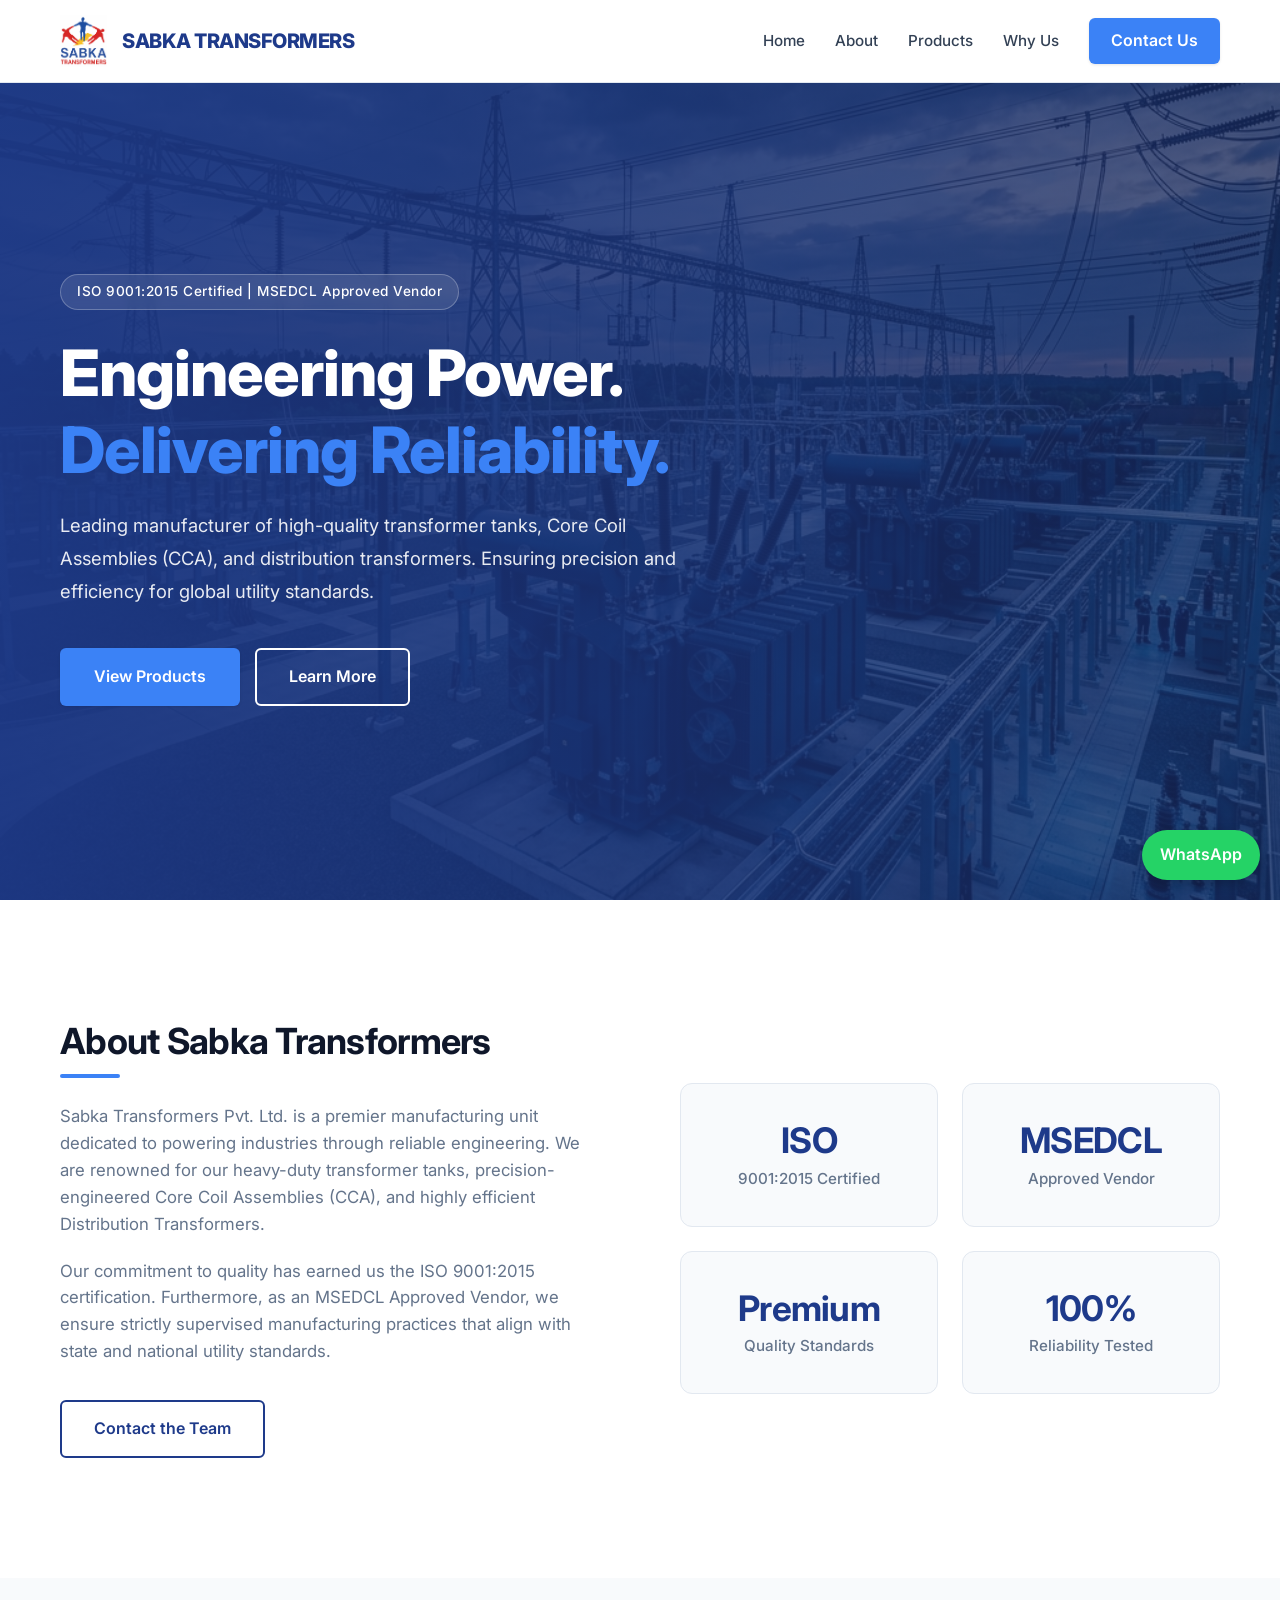
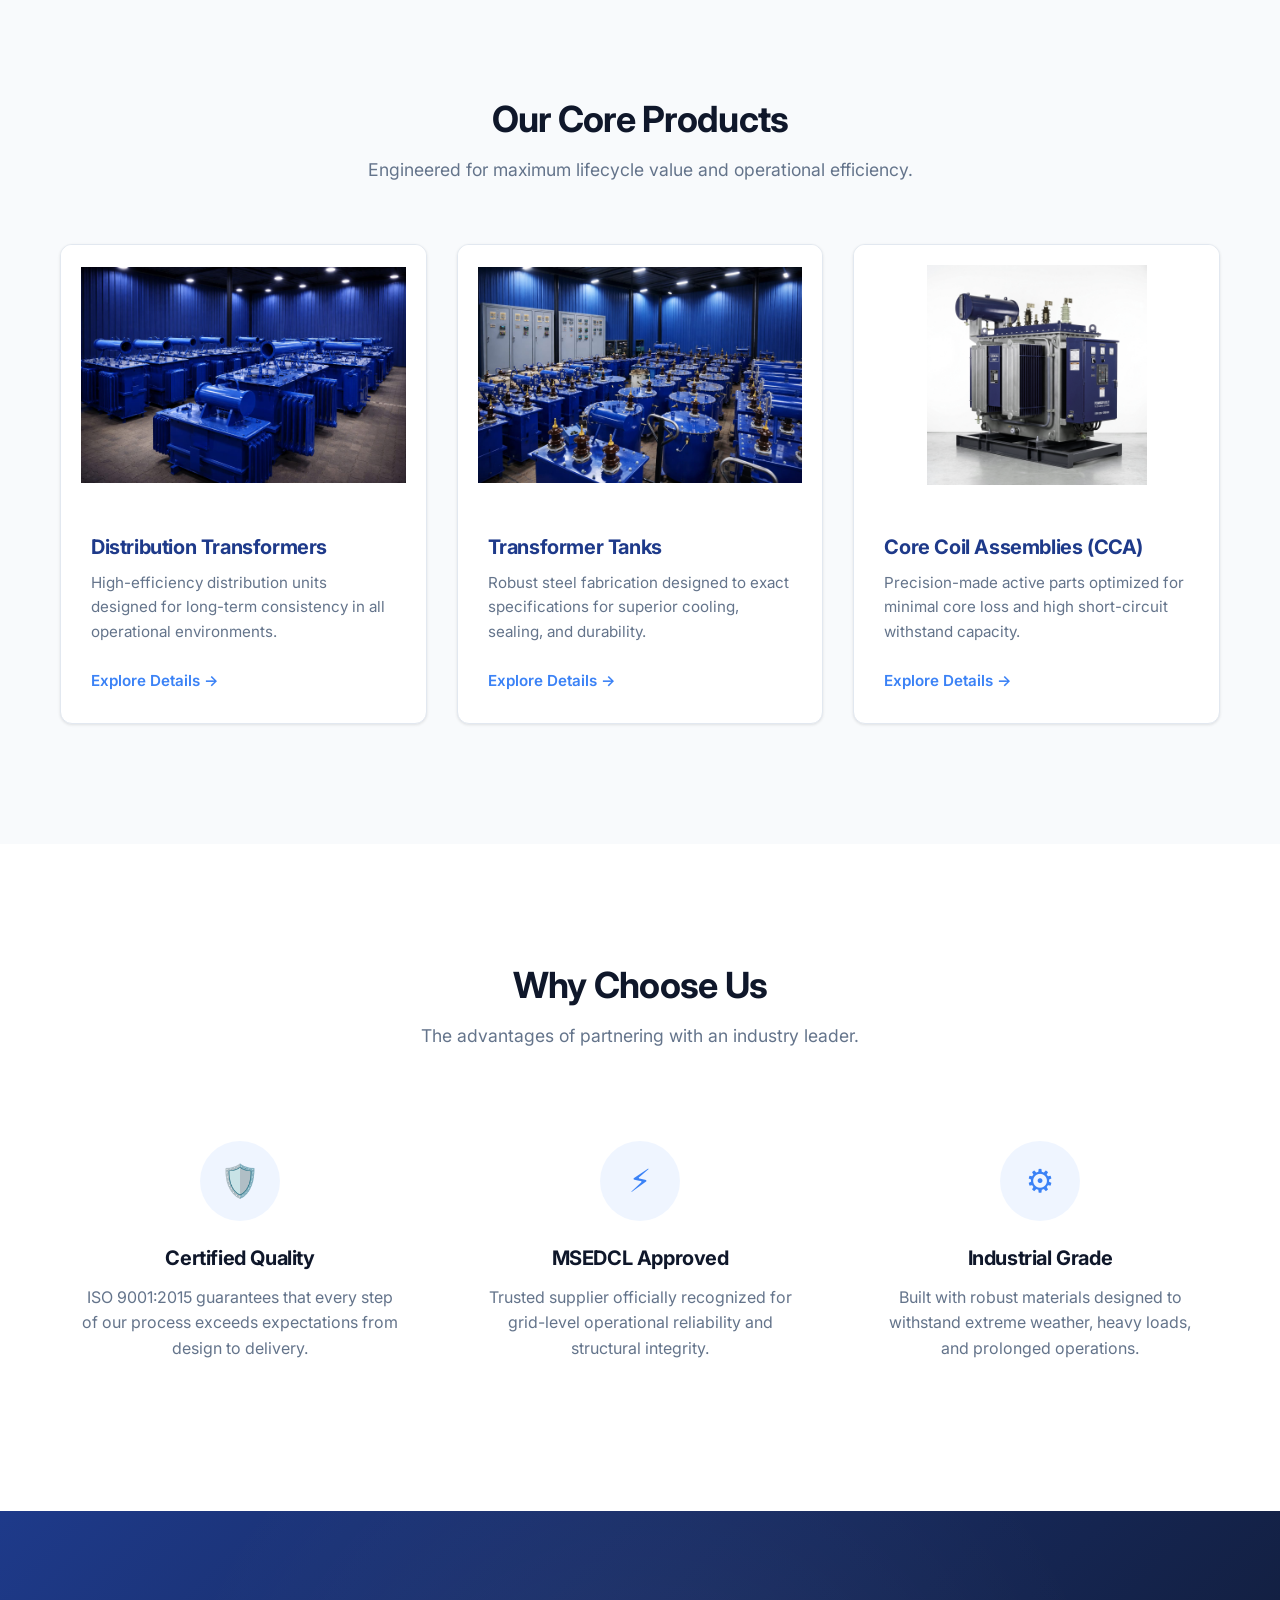
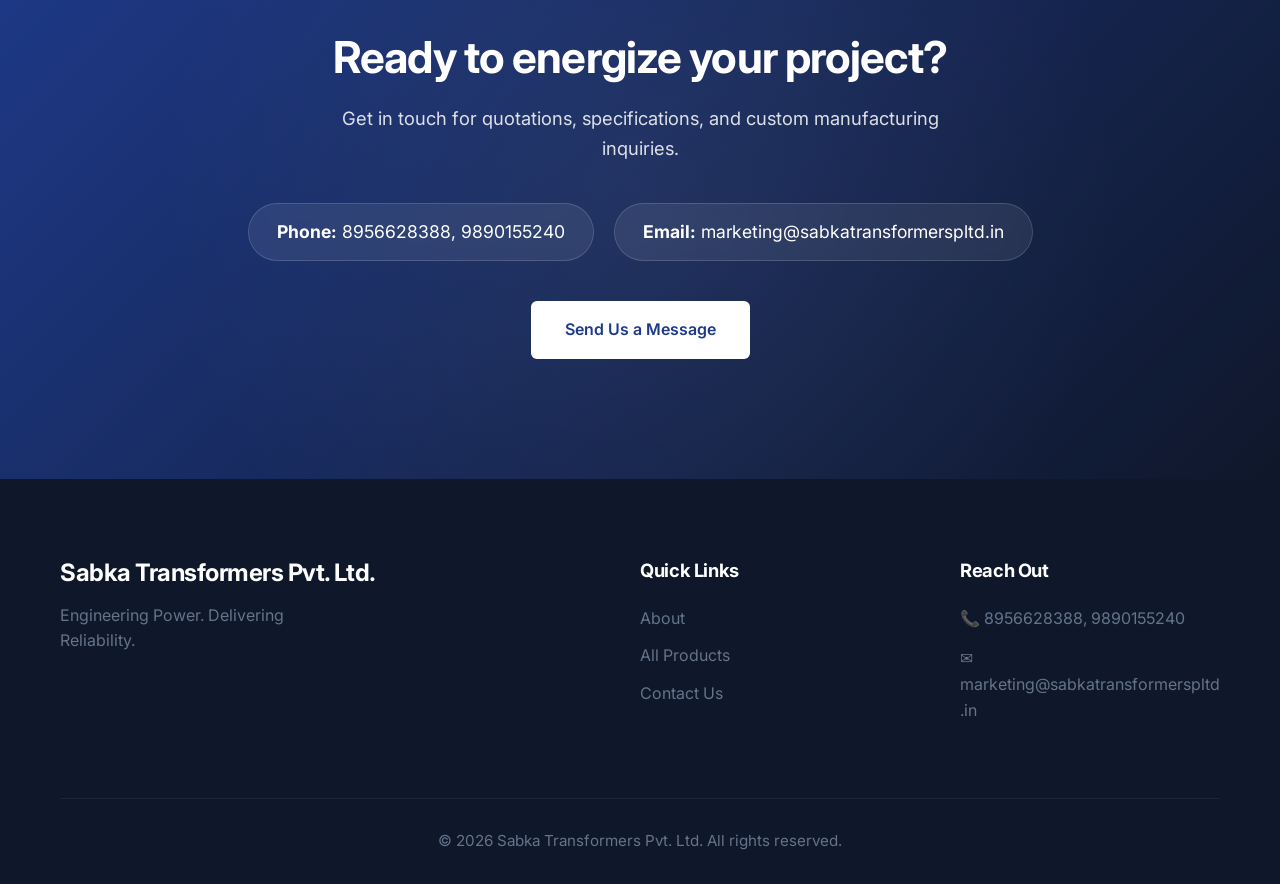
<file: index.html>
<!DOCTYPE html>
<html lang="en">

<head>
    <meta charset="UTF-8">
    <meta name="viewport" content="width=device-width, initial-scale=1.0">
    <title>Sabka Transformers Pvt. Ltd. | Engineering Power</title>
    <meta name="description" content="Leading manufacturer of transformer tanks, CCA, and distribution transformers.">
    <link href="https://fonts.googleapis.com/css2?family=Inter:wght@400;500;700;800&display=swap" rel="stylesheet">
    <link rel="stylesheet" href="css/style.css">
</head>

<body>
    <!-- Navbar -->
    <header class="navbar">
        <div class="nav-container">
            <a href="index.html" class="logo">
                <img src="images/Sabka LOGO enhanced  version.png" alt="Sabka Transformers Logo" class="logo-img">
                <span class="logo-text">Sabka Transformers</span>
            </a>
            <nav class="nav-links">
                <a href="#home">Home</a>
                <a href="#about">About</a>
                <a href="#products">Products</a>
                <a href="#why-us">Why Us</a>
                <a href="contact.html" class="btn btn-primary" style="padding: 8px 20px; color: white;">Contact Us</a>
            </nav>
            <button class="mobile-menu-btn" id="mobile-menu-btn">
                <span></span><span></span><span></span>
            </button>
        </div>
    </header>

    <!-- Hero Section -->
    <section id="home" class="hero">
        <div class="hero-overlay"></div>
        <div class="hero-content">
            <span class="badge">ISO 9001:2015 Certified | MSEDCL Approved Vendor</span>
            <h1>Engineering Power.<br><span>Delivering Reliability.</span></h1>
            <p>Leading manufacturer of high-quality transformer tanks, Core Coil Assemblies (CCA), and distribution
                transformers. Ensuring precision and efficiency for global utility standards.</p>
            <div class="hero-actions">
                <a href="#products" class="btn btn-primary">View Products</a>
                <a href="#about" class="btn btn-outline" style="color: white; border-color: white;">Learn More</a>
            </div>
        </div>
    </section>

    <!-- About Section -->
    <section id="about" class="about">
        <div class="container">
            <div class="about-grid">
                <div class="about-text">
                    <h2>About Sabka Transformers</h2>
                    <p>Sabka Transformers Pvt. Ltd. is a premier manufacturing unit dedicated to powering industries
                        through reliable engineering. We are renowned for our heavy-duty transformer tanks,
                        precision-engineered Core Coil Assemblies (CCA), and highly efficient Distribution Transformers.
                    </p>
                    <p>Our commitment to quality has earned us the ISO 9001:2015 certification. Furthermore, as an
                        MSEDCL Approved Vendor, we ensure strictly supervised manufacturing practices that align with
                        state and national utility standards.</p>
                    <a href="contact.html" class="btn btn-outline">Contact the Team</a>
                </div>
                <div class="about-stats">
                    <div class="stat-card">
                        <h3>ISO</h3>
                        <p>9001:2015 Certified</p>
                    </div>
                    <div class="stat-card">
                        <h3>MSEDCL</h3>
                        <p>Approved Vendor</p>
                    </div>
                    <div class="stat-card">
                        <h3>Premium</h3>
                        <p>Quality Standards</p>
                    </div>
                    <div class="stat-card">
                        <h3>100%</h3>
                        <p>Reliability Tested</p>
                    </div>
                </div>
            </div>
        </div>
    </section>

    <!-- Products Section -->
    <section id="products" class="products bg-grey">
        <div class="container">
            <div class="section-header">
                <h2>Our Core Products</h2>
                <p>Engineered for maximum lifecycle value and operational efficiency.</p>
            </div>
            <div class="product-grid">
                <!-- Product 1 -->
                <div class="product-card">
                    <div class="product-img">
                        <img src="images/Transfor 0.jpeg" alt="Distribution Transformers">
                    </div>
                    <div class="product-info">
                        <h3>Distribution Transformers</h3>
                        <p>High-efficiency distribution units designed for long-term consistency in all operational
                            environments.</p>
                        <a href="products.html" class="product-link">Explore Details &rarr;</a>
                    </div>
                </div>
                <!-- Product 2 -->
                <div class="product-card">
                    <div class="product-img">
                        <img src="images/Transformer 1.jpeg" alt="Transformer Tanks">
                    </div>
                    <div class="product-info">
                        <h3>Transformer Tanks</h3>
                        <p>Robust steel fabrication designed to exact specifications for superior cooling, sealing, and
                            durability.</p>
                        <a href="products.html" class="product-link">Explore Details &rarr;</a>
                    </div>
                </div>
                <!-- Product 3 -->
                <div class="product-card">
                    <div class="product-img">
                        <img src="images/product-distribution.png" alt="Core Coil Assemblies"
                            style="filter: grayscale(0.5) hue-rotate(30deg);">
                    </div>
                    <div class="product-info">
                        <h3>Core Coil Assemblies (CCA)</h3>
                        <p>Precision-made active parts optimized for minimal core loss and high short-circuit withstand
                            capacity.</p>
                        <a href="products.html" class="product-link">Explore Details &rarr;</a>
                    </div>
                </div>
            </div>
        </div>
    </section>

    <!-- Why Choose Us Section -->
    <section id="why-us" class="why-choose-us">
        <div class="container">
            <div class="section-header">
                <h2>Why Choose Us</h2>
                <p>The advantages of partnering with an industry leader.</p>
            </div>
            <div class="features-grid">
                <div class="feature-item">
                    <div class="feature-icon">🛡️</div>
                    <h4>Certified Quality</h4>
                    <p>ISO 9001:2015 guarantees that every step of our process exceeds expectations from design to
                        delivery.</p>
                </div>
                <div class="feature-item">
                    <div class="feature-icon">⚡</div>
                    <h4>MSEDCL Approved</h4>
                    <p>Trusted supplier officially recognized for grid-level operational reliability and structural
                        integrity.</p>
                </div>
                <div class="feature-item">
                    <div class="feature-icon">⚙️</div>
                    <h4>Industrial Grade</h4>
                    <p>Built with robust materials designed to withstand extreme weather, heavy loads, and prolonged
                        operations.</p>
                </div>
            </div>
        </div>
    </section>

    <!-- Contact CTA Section -->
    <section id="contact" class="contact-cta">
        <div class="container">
            <div class="cta-box">
                <h2>Ready to energize your project?</h2>
                <p>Get in touch for quotations, specifications, and custom manufacturing inquiries.</p>
                <div class="contact-methods">
                    <div class="contact-pill">
                        <strong>Phone:</strong> 8956628388, 9890155240
                    </div>
                    <div class="contact-pill">
                        <strong>Email:</strong> marketing@sabkatransformerspltd.in
                    </div>
                </div>
                <div style="margin-top: 40px;">
                    <a href="contact.html" class="btn btn-secondary">Send Us a Message</a>
                </div>
            </div>
        </div>
    </section>

    <!-- Footer -->
    <footer>
        <div class="container">
            <div class="footer-grid">
                <div class="footer-brand">
                    <h3>Sabka Transformers Pvt. Ltd.</h3>
                    <p>Engineering Power. Delivering Reliability.</p>
                </div>
                <div class="footer-links">
                    <h4>Quick Links</h4>
                    <ul>
                        <li><a href="#about">About</a></li>
                        <li><a href="products.html">All Products</a></li>
                        <li><a href="contact.html">Contact Us</a></li>
                    </ul>
                </div>
                <div class="footer-contact">
                    <h4>Reach Out</h4>
                    <p>📞 8956628388, 9890155240</p>
                    <p>✉️ marketing@sabkatransformerspltd.in</p>
                </div>
            </div>
            <div class="footer-bottom">
                <p>&copy; 2026 Sabka Transformers Pvt. Ltd. All rights reserved.</p>
            </div>
        </div>
    </footer>

    <!-- Whatsapp Floating Button -->
<a
  href="https://wa.me/919307311439?text=Hello%2C%20I%27m%20interested%20in%20your%20transformer%20products.%20I%20would%20like%20to%20discuss%20my%20requirement."
  class="whatsapp-float"
  target="_blank"
  rel="noopener noreferrer"
  aria-label="Chat with us on WhatsApp"
>
  WhatsApp
</a>

<script src="js/script.js"></script>
    
</body>

</html>
</file>
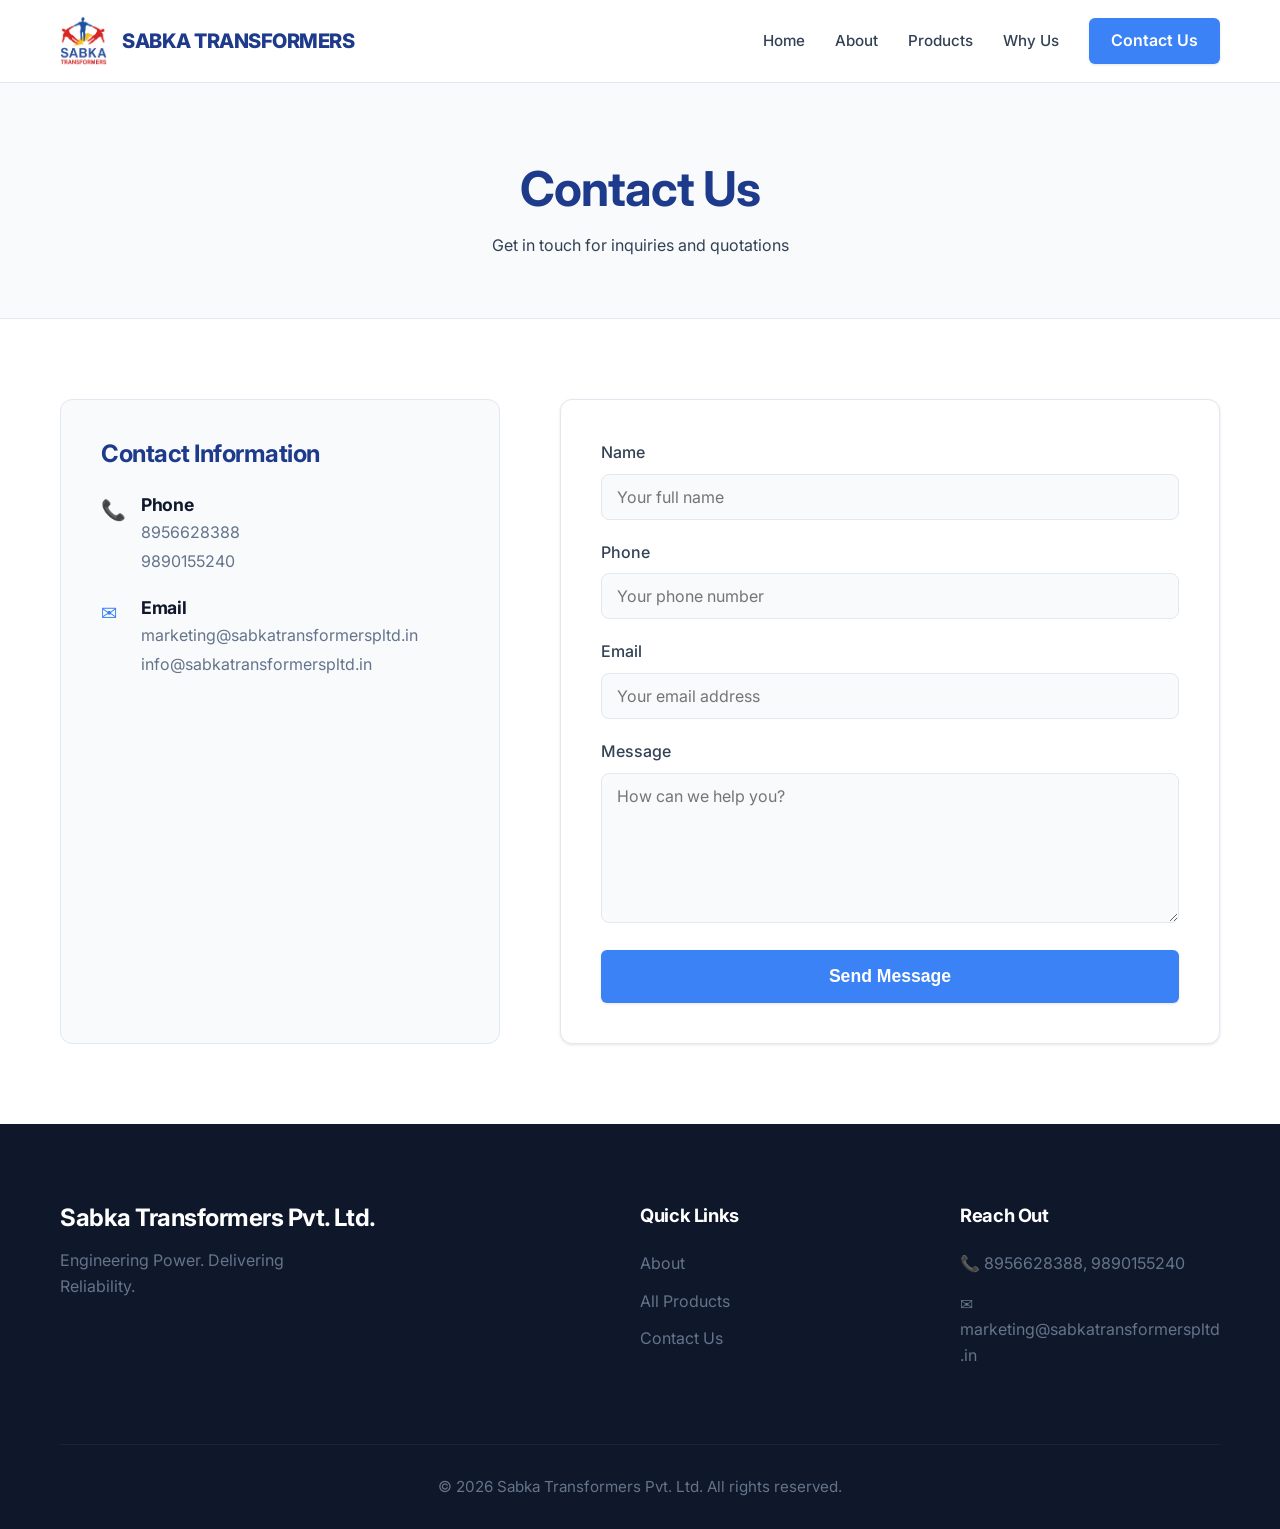
<file: contact.html>
<!DOCTYPE html>
<html lang="en">

<head>
    <meta charset="UTF-8">
    <meta name="viewport" content="width=device-width, initial-scale=1.0">
    <title>Contact Us | Sabka Transformers Pvt. Ltd.</title>
    <meta name="description" content="Get in touch with Sabka Transformers for inquiries and quotations.">
    <link href="https://fonts.googleapis.com/css2?family=Inter:wght@400;500;700;800&display=swap" rel="stylesheet">
    <link rel="stylesheet" href="css/style.css">
</head>

<body>
    <!-- Navbar -->
    <header class="navbar">
        <div class="nav-container">
            <a href="index.html" class="logo">
                <img src="images/Sabka LOGO enhanced  version.png" alt="Sabka Transformers Logo" class="logo-img">
                <span class="logo-text">Sabka Transformers</span>
            </a>
            <nav class="nav-links">
                <a href="index.html#home">Home</a>
                <a href="index.html#about">About</a>
                <a href="products.html">Products</a>
                <a href="index.html#why-us">Why Us</a>
                <a href="contact.html" class="btn btn-primary" style="padding: 8px 20px; color: white;">Contact Us</a>
            </nav>
            <button class="mobile-menu-btn" id="mobile-menu-btn">
                <span></span><span></span><span></span>
            </button>
        </div>
    </header>

    <!-- Page Header -->
    <section class="page-header">
        <div class="container">
            <h1>Contact Us</h1>
            <p>Get in touch for inquiries and quotations</p>
        </div>
    </section>

    <!-- Contact Section -->
    <section class="contact-section">
        <div class="container">
            <div class="contact-grid">
                <!-- Contact Information -->
                <div class="contact-info-card">
                    <h3>Contact Information</h3>
                    
                    <div class="contact-detail">
                        <div class="contact-icon">📞</div>
                        <div class="contact-text">
                            <h4>Phone</h4>
                            <p>8956628388</p>
                            <p>9890155240</p>
                        </div>
                    </div>
                    
                    <div class="contact-detail">
                        <div class="contact-icon">✉️</div>
                        <div class="contact-text">
                            <h4>Email</h4>
                            <a href="mailto:marketing@sabkatransformerspltd.in">marketing@sabkatransformerspltd.in</a>
                            <a href="mailto:info@sabkatransformerspltd.in">info@sabkatransformerspltd.in</a>
                        </div>
                    </div>
                </div>

                <!-- Web3Forms Contact Form -->
                <div class="contact-form-container">
                    <form action="https://api.web3forms.com/submit" method="POST">
                        <!-- Replace with your actual Web3Forms Access Key -->
                        <input type="hidden" name="access_key" value="b5ebf9b0-3ba4-4553-a503-cad1907d4d15">
                        <input type="hidden" name="subject" value="New Inquiry from Sabka Transformers Website">
                        
                        <!-- Form Inputs -->
                        <div class="form-group">
                            <label for="name">Name</label>
                            <input type="text" id="name" name="name" class="form-control" required placeholder="Your full name">
                        </div>
                        
                        <div class="form-group">
                            <label for="phone">Phone</label>
                            <input type="tel" id="phone" name="phone" class="form-control" required placeholder="Your phone number">
                        </div>
                        
                        <div class="form-group">
                            <label for="email">Email</label>
                            <input type="email" id="email" name="email" class="form-control" required placeholder="Your email address">
                        </div>
                        
                        <div class="form-group">
                            <label for="message">Message</label>
                            <textarea id="message" name="message" class="form-control" required placeholder="How can we help you?"></textarea>
                        </div>
                        
                        <button type="submit" class="btn btn-primary" style="width: 100%; font-size: 1.1rem; padding: 14px;">Send Message</button>
                    </form>
                </div>
            </div>
        </div>
    </section>

    <!-- Footer -->
    <footer>
        <div class="container">
            <div class="footer-grid">
                <div class="footer-brand">
                    <h3>Sabka Transformers Pvt. Ltd.</h3>
                    <p>Engineering Power. Delivering Reliability.</p>
                </div>
                <div class="footer-links">
                    <h4>Quick Links</h4>
                    <ul>
                        <li><a href="index.html#about">About</a></li>
                        <li><a href="products.html">All Products</a></li>
                        <li><a href="contact.html">Contact Us</a></li>
                    </ul>
                </div>
                <div class="footer-contact">
                    <h4>Reach Out</h4>
                    <p>📞 8956628388, 9890155240</p>
                    <p>✉️ marketing@sabkatransformerspltd.in</p>
                </div>
            </div>
            <div class="footer-bottom">
                <p>&copy; 2026 Sabka Transformers Pvt. Ltd. All rights reserved.</p>
            </div>
        </div>
    </footer>

    <script src="js/script.js"></script>
</body>
</html>
</file>
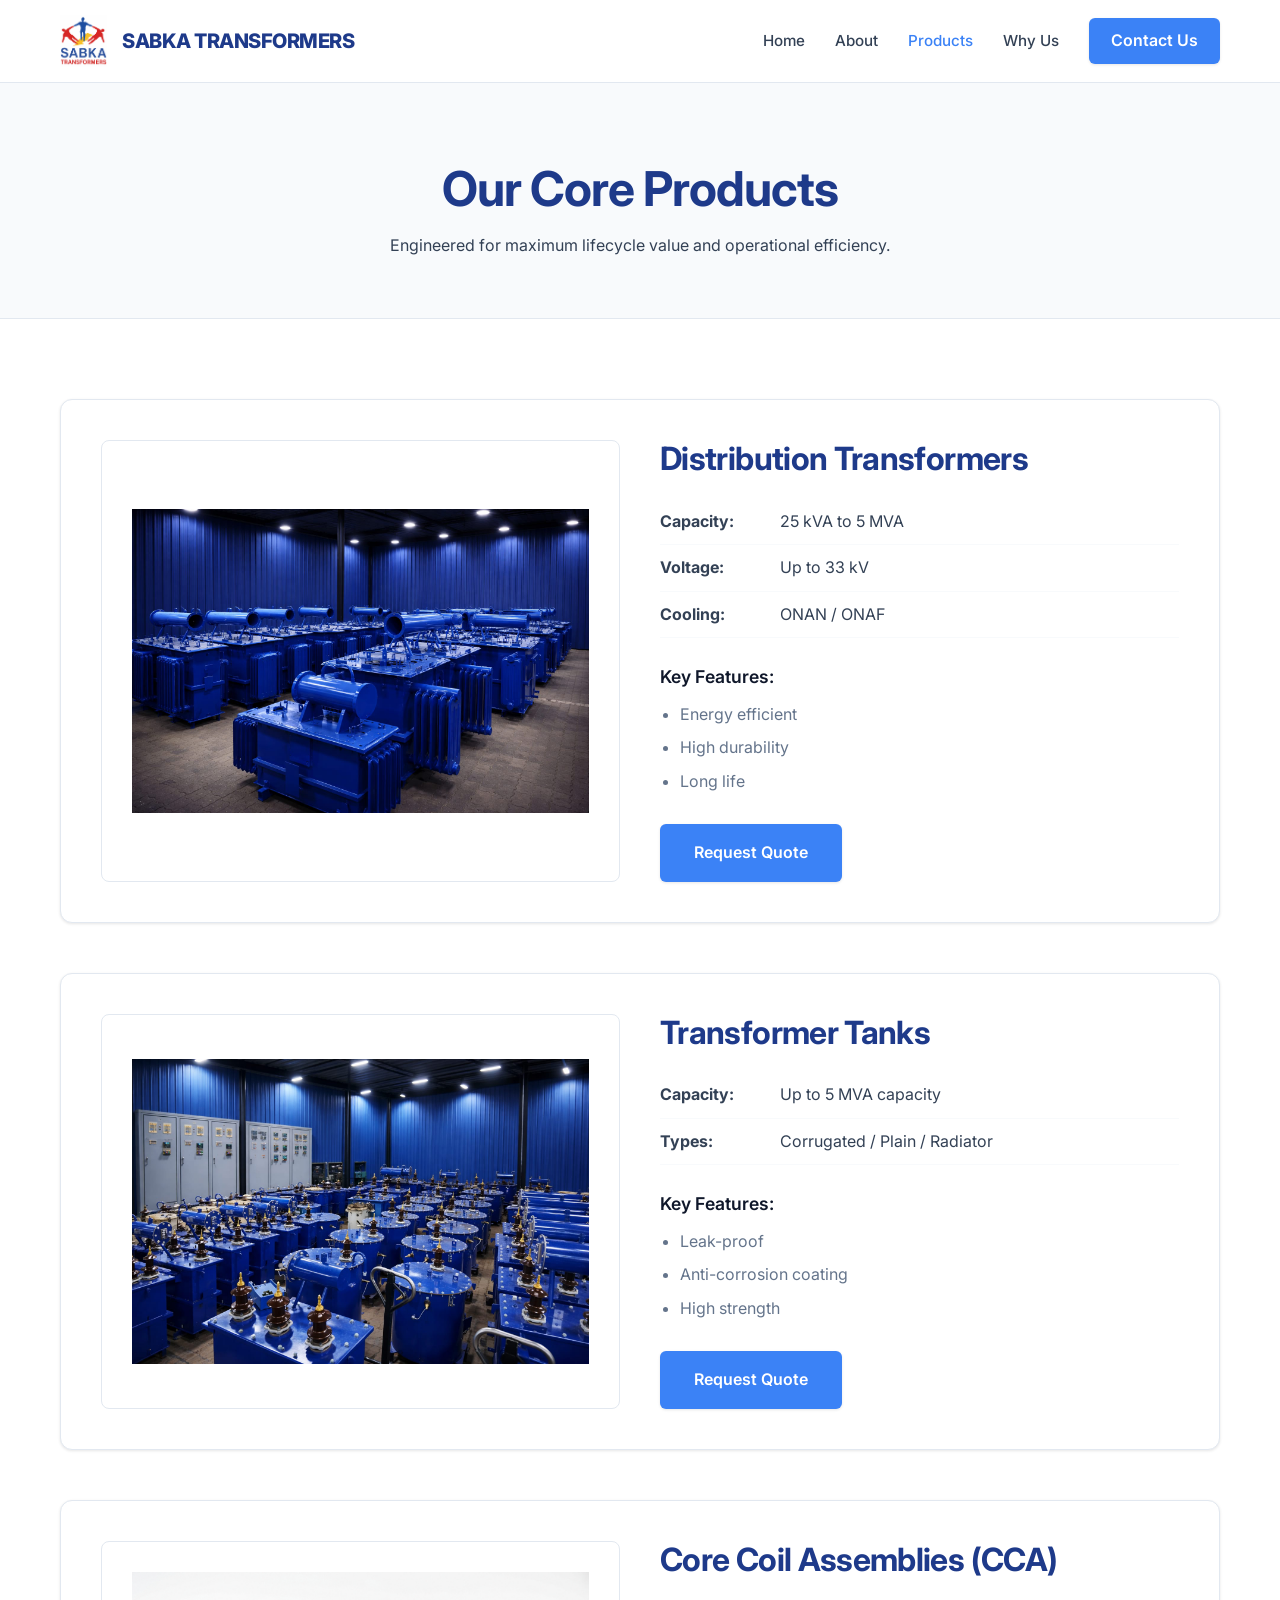
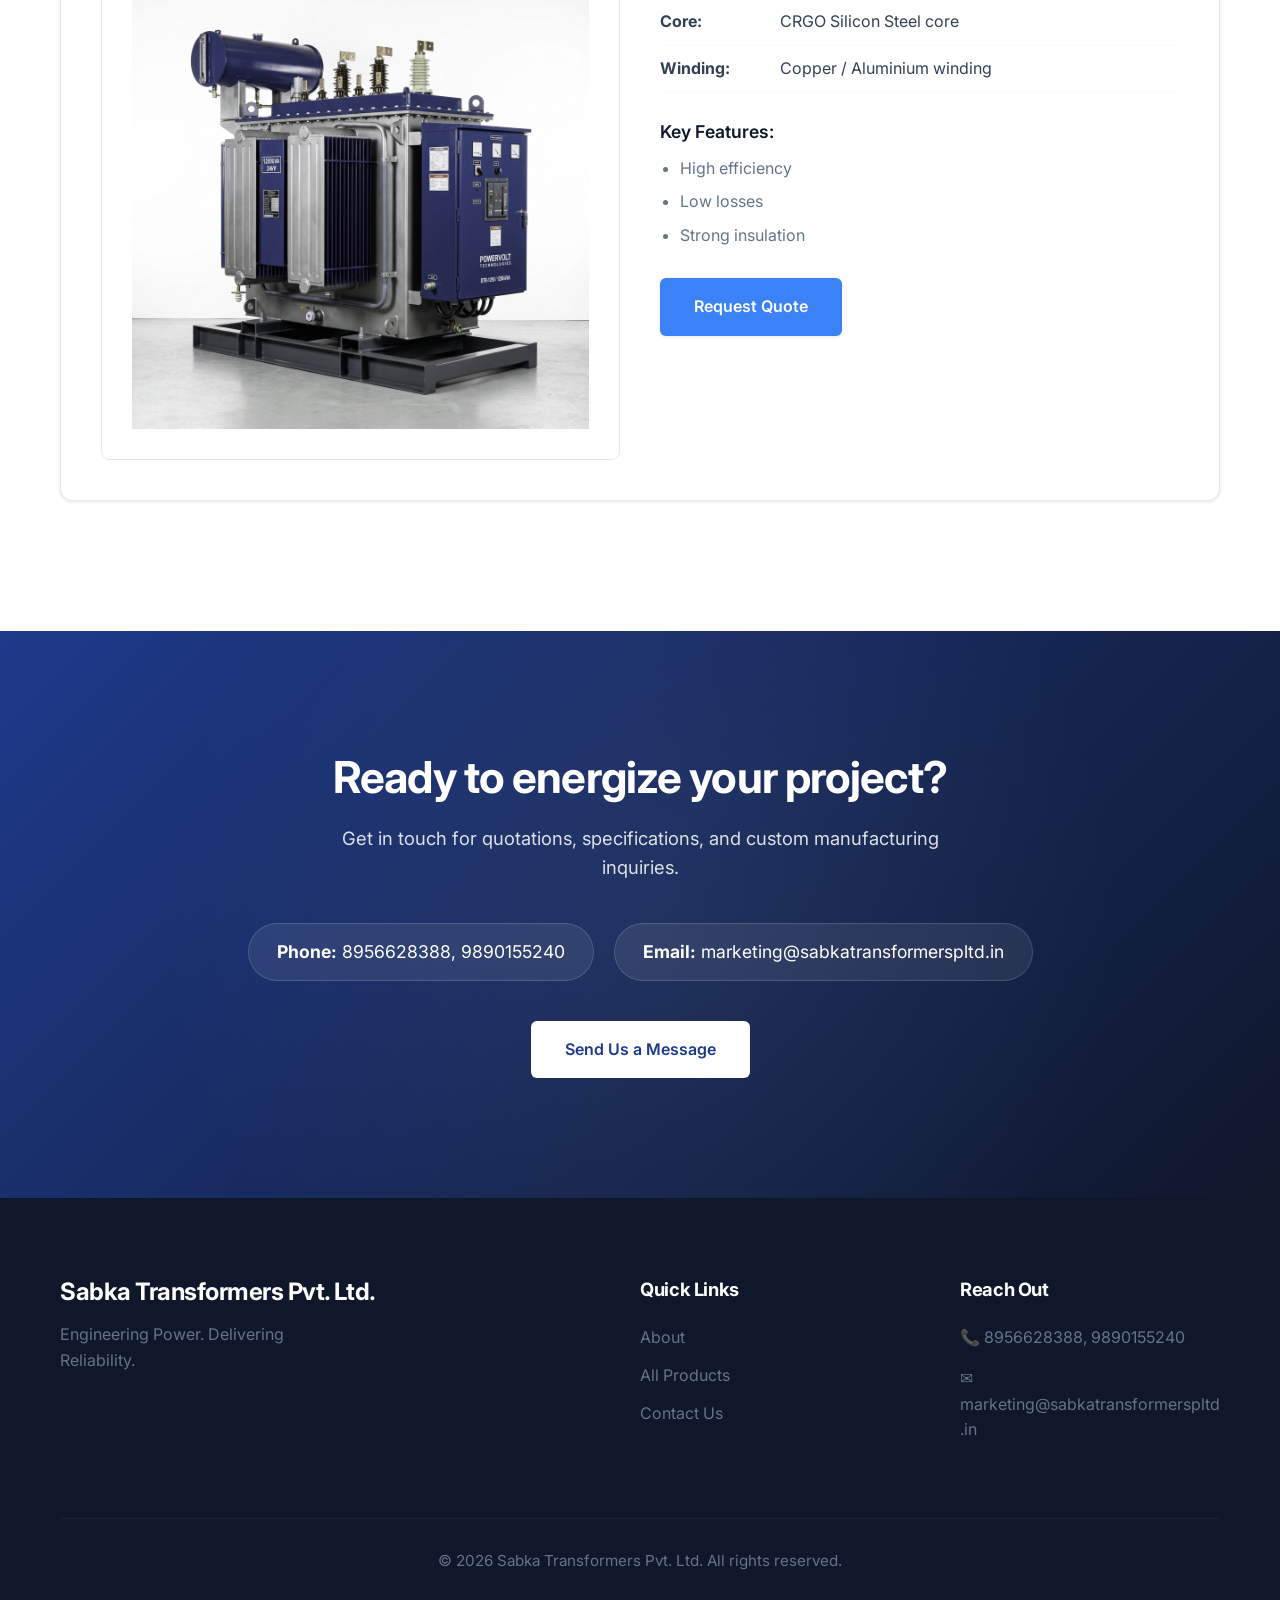
<file: products.html>
<!DOCTYPE html>
<html lang="en">

<head>
    <meta charset="UTF-8">
    <meta name="viewport" content="width=device-width, initial-scale=1.0">
    <title>Products | Sabka Transformers Pvt. Ltd.</title>
    <meta name="description" content="Explore our range of premium Distribution Transformers, Transformer Tanks, and Core Coil Assemblies (CCA).">
    <link href="https://fonts.googleapis.com/css2?family=Inter:wght@400;500;700;800&display=swap" rel="stylesheet">
    <link rel="stylesheet" href="css/style.css">
</head>

<body>
    <!-- Navbar -->
    <header class="navbar">
        <div class="nav-container">
            <a href="index.html" class="logo">
                <img src="images/Sabka LOGO enhanced  version.png" alt="Sabka Transformers Logo" class="logo-img">
                <span class="logo-text">Sabka Transformers</span>
            </a>
            <nav class="nav-links">
                <a href="index.html#home">Home</a>
                <a href="index.html#about">About</a>
                <a href="products.html" style="color: var(--accent-blue);">Products</a>
                <a href="index.html#why-us">Why Us</a>
                <a href="contact.html" class="btn btn-primary" style="padding: 8px 20px; color: white;">Contact Us</a>
            </nav>
            <button class="mobile-menu-btn" id="mobile-menu-btn">
                <span></span><span></span><span></span>
            </button>
        </div>
    </header>

    <!-- Page Header -->
    <section class="page-header">
        <div class="container">
            <h1>Our Core Products</h1>
            <p>Engineered for maximum lifecycle value and operational efficiency.</p>
        </div>
    </section>

    <!-- Products List -->
    <section class="detailed-product-section bg-white">
        <div class="container">
            <!-- Product 1 -->
            <div class="detailed-product-card">
                <div class="detailed-product-img">
                    <img src="images/Transfor 0.jpeg" alt="Distribution Transformers">
                </div>
                <div class="detailed-product-info">
                    <h2>Distribution Transformers</h2>
                    <ul class="spec-list">
                        <li><strong>Capacity:</strong> 25 kVA to 5 MVA</li>
                        <li><strong>Voltage:</strong> Up to 33 kV</li>
                        <li><strong>Cooling:</strong> ONAN / ONAF</li>
                    </ul>
                    <div class="feature-list-title">Key Features:</div>
                    <ul class="feature-list">
                        <li>Energy efficient</li>
                        <li>High durability</li>
                        <li>Long life</li>
                    </ul>
                    <a href="contact.html" class="btn btn-primary">Request Quote</a>
                </div>
            </div>

            <!-- Product 2 -->
            <div class="detailed-product-card">
                <div class="detailed-product-img">
                    <img src="images/Transformer 1.jpeg" alt="Transformer Tanks">
                </div>
                <div class="detailed-product-info">
                    <h2>Transformer Tanks</h2>
                    <ul class="spec-list">
                        <li><strong>Capacity:</strong> Up to 5 MVA capacity</li>
                        <li><strong>Types:</strong> Corrugated / Plain / Radiator</li>
                    </ul>
                    <div class="feature-list-title">Key Features:</div>
                    <ul class="feature-list">
                        <li>Leak-proof</li>
                        <li>Anti-corrosion coating</li>
                        <li>High strength</li>
                    </ul>
                    <a href="contact.html" class="btn btn-primary">Request Quote</a>
                </div>
            </div>

            <!-- Product 3 -->
            <div class="detailed-product-card">
                <div class="detailed-product-img">
                    <img src="images/product-distribution.png" alt="Core Coil Assemblies (CCA)" style="filter: grayscale(0.5) hue-rotate(30deg);">
                </div>
                <div class="detailed-product-info">
                    <h2>Core Coil Assemblies (CCA)</h2>
                    <ul class="spec-list">
                        <li><strong>Core:</strong> CRGO Silicon Steel core</li>
                        <li><strong>Winding:</strong> Copper / Aluminium winding</li>
                    </ul>
                    <div class="feature-list-title">Key Features:</div>
                    <ul class="feature-list">
                        <li>High efficiency</li>
                        <li>Low losses</li>
                        <li>Strong insulation</li>
                    </ul>
                    <a href="contact.html" class="btn btn-primary">Request Quote</a>
                </div>
            </div>
        </div>
    </section>

    <!-- Contact CTA Section -->
    <section class="contact-cta">
        <div class="container">
            <div class="cta-box">
                <h2>Ready to energize your project?</h2>
                <p>Get in touch for quotations, specifications, and custom manufacturing inquiries.</p>
                <div class="contact-methods">
                    <div class="contact-pill">
                        <strong>Phone:</strong> 8956628388, 9890155240
                    </div>
                    <div class="contact-pill">
                        <strong>Email:</strong> marketing@sabkatransformerspltd.in
                    </div>
                </div>
                <div style="margin-top: 40px;">
                    <a href="contact.html" class="btn btn-secondary">Send Us a Message</a>
                </div>
            </div>
        </div>
    </section>

    <!-- Footer -->
    <footer>
        <div class="container">
            <div class="footer-grid">
                <div class="footer-brand">
                    <h3>Sabka Transformers Pvt. Ltd.</h3>
                    <p>Engineering Power. Delivering Reliability.</p>
                </div>
                <div class="footer-links">
                    <h4>Quick Links</h4>
                    <ul>
                        <li><a href="index.html#about">About</a></li>
                        <li><a href="products.html">All Products</a></li>
                        <li><a href="contact.html">Contact Us</a></li>
                    </ul>
                </div>
                <div class="footer-contact">
                    <h4>Reach Out</h4>
                    <p>📞 8956628388, 9890155240</p>
                    <p>✉️ marketing@sabkatransformerspltd.in</p>
                </div>
            </div>
            <div class="footer-bottom">
                <p>&copy; 2026 Sabka Transformers Pvt. Ltd. All rights reserved.</p>
            </div>
        </div>
    </footer>

    <script src="js/script.js"></script>
</body>

</html>
</file>
<file: css/style.css>
:root {
    --primary-blue: #1e3a8a;
    --primary-blue-hover: #1e293b;
    --accent-blue: #3b82f6;
    --accent-blue-hover: #2563eb;
    --dark: #0f172a;
    --grey-light: #f8fafc;
    --grey-border: #e2e8f0;
    --text-primary: #334155;
    --text-secondary: #64748b;
    --white: #ffffff;
    --radius-sm: 4px;
    --radius-md: 8px;
    --radius-lg: 12px;
    --shadow-sm: 0 1px 3px rgba(0, 0, 0, 0.1);
    --shadow-md: 0 4px 6px -1px rgba(0, 0, 0, 0.1);
    --shadow-lg: 0 10px 15px -3px rgba(0, 0, 0, 0.1);
    --transition: all 0.3s ease;
}

* {
    margin: 0;
    padding: 0;
    box-sizing: border-box;
}

html {
    scroll-behavior: smooth;
}

body {
    font-family: 'Inter', system-ui, -apple-system, sans-serif;
    color: var(--text-primary);
    line-height: 1.6;
    background-color: var(--white);
    overflow-x: hidden;
}

.container {
    max-width: 1200px;
    margin: 0 auto;
    padding: 0 20px;
}

h1,
h2,
h3,
h4,
h5,
h6 {
    color: var(--dark);
    font-weight: 700;
    line-height: 1.2;
    letter-spacing: -0.02em;
}

a {
    text-decoration: none;
    color: inherit;
    transition: var(--transition);
}

img {
    max-width: 100%;
    height: auto;
    display: block;
}

/* Utilities */
.bg-grey {
    background-color: var(--grey-light);
}

.btn {
    display: inline-flex;
    align-items: center;
    justify-content: center;
    padding: 14px 32px;
    border-radius: 6px;
    font-weight: 600;
    text-align: center;
    cursor: pointer;
    transition: all 0.3s cubic-bezier(0.165, 0.84, 0.44, 1);
    border: 2px solid transparent;
}

.btn-primary {
    background: var(--accent-blue);
    color: var(--white);
    box-shadow: var(--shadow-sm);
}

.btn-primary:hover {
    background: var(--accent-blue-hover);
    transform: translateY(-3px);
    box-shadow: 0 10px 20px -5px rgba(59, 130, 246, 0.4);
    color: var(--white);
}

.btn-secondary {
    background: var(--white);
    color: var(--primary-blue);
}

.btn-secondary:hover {
    background: var(--grey-light);
    transform: translateY(-3px);
    box-shadow: 0 10px 20px -5px rgba(0, 0, 0, 0.1);
}

.btn-outline {
    background: transparent;
    color: var(--primary-blue);
    border-color: var(--primary-blue);
}

.btn-outline:hover {
    background: var(--primary-blue);
    color: var(--white);
    transform: translateY(-3px);
    box-shadow: 0 10px 20px -5px rgba(30, 58, 138, 0.3);
}

/* Navbar */
.navbar {
    position: fixed;
    top: 0;
    width: 100%;
    background: #ffffff; /* Solid white background seamlessly merges logo white boxes */
    border-bottom: 1px solid var(--grey-border);
    z-index: 1000;
    transition: var(--transition);
}

.navbar.scrolled {
    box-shadow: var(--shadow-sm);
}

.nav-container {
    max-width: 1200px;
    margin: 0 auto;
    padding: 15px 20px;
    display: flex;
    justify-content: space-between;
    align-items: center;
}

.logo {
    font-size: 1.25rem;
    font-weight: 800;
    color: var(--primary-blue);
    display: flex;
    align-items: center;
    gap: 15px;
    text-transform: uppercase;
    letter-spacing: -0.5px;
    flex-shrink: 0;
}

.logo-img {
    height: 52px; /* Slightly taller for a bold, crisp corporate look */
    width: auto;
    object-fit: contain;
    flex-shrink: 0;
}

.nav-links {
    display: flex;
    gap: 30px;
    align-items: center;
}

.nav-links {
    display: flex;
    gap: 30px;
    align-items: center;
}

.nav-links a:not(.btn) {
    font-weight: 500;
    font-size: 0.95rem;
    color: var(--text-primary);
}

.nav-links a:not(.btn):hover {
    color: var(--accent-blue);
}

.mobile-menu-btn {
    display: none;
    background: none;
    border: none;
    cursor: pointer;
    flex-direction: column;
    gap: 5px;
}

.mobile-menu-btn span {
    display: block;
    width: 25px;
    height: 3px;
    background: var(--dark);
    border-radius: 3px;
    transition: var(--transition);
}

/* Hero Section */
.hero {
    position: relative;
    min-height: 100vh;
    display: flex;
    align-items: center;
    padding-top: 80px;
    background-image: url('../images/hero.png');
    background-size: cover;
    background-position: center;
    background-attachment: fixed;
}

.hero::before {
    content: '';
    position: absolute;
    top: 0;
    left: 0;
    width: 100%;
    height: 100%;
    background: rgba(15, 23, 42, 0.6);
    z-index: 1;
}

.hero-overlay {
    position: absolute;
    top: 0;
    left: 0;
    width: 100%;
    height: 100%;
    background: linear-gradient(90deg, rgba(30, 58, 138, 0.9) 0%, rgba(30, 58, 138, 0.4) 100%);
    z-index: 1;
}

.hero-content {
    position: relative;
    z-index: 2;
    max-width: 1200px;
    margin: 0 auto;
    padding: 0 20px;
    width: 100%;
    color: var(--white);
}

.badge {
    display: inline-block;
    padding: 6px 16px;
    background: rgba(255, 255, 255, 0.1);
    border: 1px solid rgba(255, 255, 255, 0.25);
    border-radius: 20px;
    font-size: 0.85rem;
    font-weight: 500;
    margin-bottom: 25px;
    backdrop-filter: blur(4px);
    letter-spacing: 0.5px;
}

.hero h1 {
    font-size: 4rem;
    font-weight: 800;
    color: var(--white);
    margin-bottom: 20px;
    letter-spacing: -1px;
}

.hero h1 span {
    color: var(--accent-blue);
}

.hero p {
    font-size: 1.15rem;
    max-width: 650px;
    margin-bottom: 40px;
    color: rgba(255, 255, 255, 0.9);
    line-height: 1.8;
}

.hero-actions {
    display: flex;
    gap: 15px;
}

/* About Section */
.about {
    padding: 120px 0;
}

.about-grid {
    display: grid;
    grid-template-columns: 1fr 1fr;
    gap: 80px;
    align-items: center;
}

.about-text h2 {
    font-size: 2.25rem;
    margin-bottom: 25px;
    position: relative;
    padding-bottom: 15px;
}

.about-text h2::after {
    content: '';
    position: absolute;
    bottom: 0;
    left: 0;
    width: 60px;
    height: 4px;
    background: var(--accent-blue);
    border-radius: 2px;
}

.about-text p {
    margin-bottom: 20px;
    font-size: 1.05rem;
    color: var(--text-secondary);
}

.about-text .btn {
    margin-top: 15px;
}

.about-stats {
    display: grid;
    grid-template-columns: 1fr 1fr;
    gap: 24px;
}

.stat-card {
    background: var(--grey-light);
    padding: 35px 25px;
    border-radius: var(--radius-lg);
    text-align: center;
    border: 1px solid var(--grey-border);
    transition: var(--transition);
}

.stat-card:hover {
    transform: translateY(-8px);
    box-shadow: 0 15px 30px -5px rgba(0, 0, 0, 0.1);
    border-color: var(--accent-blue);
    background: var(--white);
}

.stat-card h3 {
    font-size: 2.2rem;
    color: var(--primary-blue);
    margin-bottom: 5px;
}

.stat-card p {
    font-size: 0.95rem;
    font-weight: 500;
    color: var(--text-secondary);
}

/* Products Section */
.products {
    padding: 120px 0;
}

.section-header {
    text-align: center;
    margin-bottom: 60px;
    max-width: 700px;
    margin-left: auto;
    margin-right: auto;
}

.section-header h2 {
    font-size: 2.25rem;
    margin-bottom: 15px;
}

.section-header p {
    font-size: 1.1rem;
    color: var(--text-secondary);
}

.product-grid {
    display: grid;
    grid-template-columns: repeat(3, 1fr);
    gap: 30px;
}

.product-card {
    background: var(--white);
    border-radius: var(--radius-lg);
    overflow: hidden;
    box-shadow: var(--shadow-sm);
    transition: all 0.4s cubic-bezier(0.165, 0.84, 0.44, 1);
    border: 1px solid var(--grey-border);
    display: flex;
    flex-direction: column;
}

.product-card:hover {
    transform: translateY(-10px);
    box-shadow: 0 20px 40px -10px rgba(0, 0, 0, 0.15);
}

.product-img {
    height: 260px;
    overflow: hidden;
    background: var(--white);
    display: flex;
    align-items: center;
    justify-content: center;
    padding: 20px;
}

.product-img img {
    max-width: 100%;
    max-height: 100%;
    object-fit: contain;
    transition: transform 0.6s ease;
}

.product-card:hover .product-img img {
    transform: scale(1.08);
}

.product-info {
    padding: 30px;
    flex-grow: 1;
    display: flex;
    flex-direction: column;
}

.product-info h3 {
    font-size: 1.25rem;
    margin-bottom: 12px;
    color: var(--primary-blue);
}

.product-info p {
    color: var(--text-secondary);
    margin-bottom: 25px;
    font-size: 0.95rem;
    flex-grow: 1;
}

.product-link {
    display: inline-flex;
    align-items: center;
    color: var(--accent-blue);
    font-weight: 600;
    font-size: 0.95rem;
    margin-top: auto;
}

.product-link:hover {
    color: var(--primary-blue);
}

/* Why Choose Us */
.why-choose-us {
    padding: 120px 0;
    background: var(--white);
}

.features-grid {
    display: grid;
    grid-template-columns: repeat(3, 1fr);
    gap: 40px;
}

.feature-item {
    text-align: center;
    padding: 30px 20px;
    border-radius: var(--radius-lg);
    transition: var(--transition);
}

.feature-item:hover {
    background: var(--grey-light);
}

.feature-icon {
    width: 80px;
    height: 80px;
    background: rgba(59, 130, 246, 0.08);
    color: var(--accent-blue);
    border-radius: 50%;
    display: flex;
    align-items: center;
    justify-content: center;
    font-size: 2rem;
    margin: 0 auto 25px;
    transition: var(--transition);
}

.feature-item:hover .feature-icon {
    transform: scale(1.1) rotate(5deg);
    background: var(--accent-blue);
    color: var(--white);
    box-shadow: 0 10px 20px -5px rgba(59, 130, 246, 0.4);
}

.feature-item h4 {
    font-size: 1.25rem;
    margin-bottom: 15px;
}

.feature-item p {
    color: var(--text-secondary);
    font-size: 1rem;
}

/* Contact CTA */
.contact-cta {
    padding: 120px 0;
    background: linear-gradient(135deg, var(--primary-blue) 0%, rgba(15, 23, 42, 1) 100%);
    color: var(--white);
    text-align: center;
    position: relative;
}

.contact-cta::before {
    content: '';
    position: absolute;
    top: 0;
    left: 0;
    width: 100%;
    height: 100%;
    background-image: radial-gradient(circle at center, rgba(255, 255, 255, 0.05) 0%, transparent 70%);
}

.cta-box {
    position: relative;
    z-index: 2;
}

.cta-box h2 {
    color: var(--white);
    font-size: 2.75rem;
    margin-bottom: 20px;
}

.cta-box p {
    font-size: 1.15rem;
    opacity: 0.85;
    margin-bottom: 40px;
    max-width: 600px;
    margin-left: auto;
    margin-right: auto;
}

.contact-methods {
    display: flex;
    justify-content: center;
    gap: 20px;
    flex-wrap: wrap;
}

.contact-pill {
    background: rgba(255, 255, 255, 0.08);
    padding: 14px 28px;
    border-radius: 30px;
    font-size: 1.1rem;
    border: 1px solid rgba(255, 255, 255, 0.15);
    backdrop-filter: blur(5px);
}

/* Footer */
footer {
    background: var(--dark);
    color: var(--white);
    padding: 80px 0 30px;
}

.footer-grid {
    display: grid;
    grid-template-columns: 2fr 1fr 1fr;
    gap: 60px;
    margin-bottom: 60px;
}

.footer-brand h3 {
    color: var(--white);
    font-size: 1.5rem;
    margin-bottom: 15px;
}

.footer-brand p {
    color: var(--text-secondary);
    max-width: 300px;
}

.footer-links h4,
.footer-contact h4 {
    color: var(--white);
    margin-bottom: 25px;
    font-size: 1.15rem;
}

.footer-links ul {
    list-style: none;
}

.footer-links li {
    margin-bottom: 12px;
}

.footer-links a {
    color: var(--text-secondary);
}

.footer-links a:hover {
    color: var(--accent-blue);
    padding-left: 5px;
}

.footer-contact p {
    color: var(--text-secondary);
    margin-bottom: 15px;
    display: flex;
    align-items: center;
    gap: 12px;
    word-break: break-word;
    overflow-wrap: anywhere;
}

.footer-bottom {
    text-align: center;
    padding-top: 30px;
    border-top: 1px solid rgba(255, 255, 255, 0.05);
    color: var(--text-secondary);
    font-size: 0.95rem;
}

/* Responsive */
@media (max-width: 992px) {
    .hero h1 {
        font-size: 3.2rem;
    }

    .about-grid {
        grid-template-columns: 1fr;
        gap: 50px;
    }

    .product-grid {
        grid-template-columns: repeat(2, 1fr);
    }

    .features-grid {
        grid-template-columns: repeat(2, 1fr);
    }

    .about, .products, .why-choose-us, .contact-cta {
        padding: 70px 0;
    }
}

@media (max-width: 768px) {
    .logo {
        gap: 10px;
        font-size: 1.1rem;
    }

    .logo-img {
        height: 38px;
    }

    .nav-links {
        display: none;
        flex-direction: column;
        position: absolute;
        top: 100%;
        left: 0;
        width: 100%;
        background: var(--white);
        padding: 20px 0;
        box-shadow: var(--shadow-md);
        gap: 20px;
        border-top: 1px solid var(--grey-border);
    }

    .nav-links.active {
        display: flex;
    }

    .mobile-menu-btn {
        display: flex;
    }

    .hero {
        padding-top: 100px;
    }

    .hero h1 {
        font-size: 2.5rem;
    }

    .hero-actions {
        flex-direction: column;
    }

    .about-stats {
        grid-template-columns: 1fr;
    }

    .product-grid {
        grid-template-columns: 1fr;
    }

    .features-grid {
        grid-template-columns: 1fr;
    }

    .footer-grid {
        grid-template-columns: 1fr;
        gap: 40px;
    }

    .contact-methods {
        flex-direction: column;
    }

    .cta-box h2 {
        font-size: 2.2rem;
    }

    .about, .products, .why-choose-us, .contact-cta {
        padding: 50px 0;
    }

    .page-header {
        padding: 120px 20px 40px;
    }
    .page-header h1 {
        font-size: 2.5rem;
    }
    
    .detailed-product-card {
        grid-template-columns: 1fr !important;
        padding: 25px !important;
    }
    .detailed-product-img {
        height: 250px;
    }
}

/* Products Page Specifics */
.page-header {
    text-align: center;
    padding: 160px 0 60px;
    background-color: var(--grey-light);
    border-bottom: 1px solid var(--grey-border);
}

.page-header h1 {
    font-size: 3rem;
    margin-bottom: 15px;
    color: var(--primary-blue);
}

.detailed-product-section {
    padding: 80px 0;
}

.detailed-product-card {
    display: grid;
    grid-template-columns: 1fr 1fr;
    gap: 40px;
    background: var(--white);
    border: 1px solid var(--grey-border);
    border-radius: var(--radius-lg);
    padding: 40px;
    margin-bottom: 50px;
    box-shadow: var(--shadow-sm);
    transition: var(--transition);
}

.detailed-product-card:hover {
    box-shadow: var(--shadow-md);
    transform: translateY(-4px);
}

.detailed-product-img {
    background: var(--white);
    border: 1px solid var(--grey-border);
    border-radius: var(--radius-md);
    display: flex;
    align-items: center;
    justify-content: center;
    padding: 30px;
    overflow: hidden;
}

.detailed-product-img img {
    max-width: 100%;
    max-height: 100%;
    object-fit: contain;
    transition: transform 0.3s ease;
}

.detailed-product-card:hover .detailed-product-img img {
    transform: scale(1.05);
}

.detailed-product-info h2 {
    font-size: 2rem;
    color: var(--primary-blue);
    margin-bottom: 20px;
}

.spec-list {
    list-style: none;
    margin-bottom: 25px;
}

.spec-list li {
    padding: 10px 0;
    border-bottom: 1px solid var(--grey-light);
    display: flex;
    align-items: center;
}

.spec-list li strong {
    width: 120px;
    color: var(--text-primary);
}

.feature-list-title {
    font-size: 1.1rem;
    color: var(--dark);
    margin-bottom: 10px;
    font-weight: 600;
}

.feature-list {
    margin-bottom: 30px;
    padding-left: 20px;
    color: var(--text-secondary);
}

.feature-list li {
    margin-bottom: 8px;
}

/* Contact Page Specifics */
.contact-section {
    padding: 80px 0;
}

.contact-grid {
    display: grid;
    grid-template-columns: 1fr 1.5fr;
    gap: 60px;
}

.contact-info-card {
    background: var(--grey-light);
    padding: 40px;
    border-radius: var(--radius-lg);
    border: 1px solid var(--grey-border);
}

.contact-info-card h3 {
    font-size: 1.5rem;
    color: var(--primary-blue);
    margin-bottom: 25px;
}

.contact-detail {
    display: flex;
    margin-bottom: 20px;
}

.contact-icon {
    font-size: 1.25rem;
    color: var(--accent-blue);
    margin-right: 15px;
    min-width: 25px;
}

.contact-text h4 {
    font-size: 1.1rem;
    margin-bottom: 5px;
    color: var(--dark);
}

.contact-text p, .contact-text a {
    color: var(--text-secondary);
    display: block;
    margin-bottom: 3px;
    word-break: break-word;
    overflow-wrap: anywhere;
}

.contact-text a:hover {
    color: var(--accent-blue);
}

.contact-form-container {
    background: var(--white);
    padding: 40px;
    border-radius: var(--radius-lg);
    border: 1px solid var(--grey-border);
    box-shadow: var(--shadow-sm);
}

.form-group {
    margin-bottom: 20px;
}

.form-group label {
    display: block;
    margin-bottom: 8px;
    font-weight: 500;
    color: var(--text-primary);
}

.form-control {
    width: 100%;
    padding: 12px 15px;
    border: 1px solid var(--grey-border);
    border-radius: var(--radius-md);
    font-family: inherit;
    font-size: 1rem;
    transition: var(--transition);
    background: var(--grey-light);
}

.form-control:focus {
    outline: none;
    border-color: var(--accent-blue);
    background: var(--white);
    box-shadow: 0 0 0 3px rgba(59, 130, 246, 0.1);
}

textarea.form-control {
    resize: vertical;
    min-height: 150px;
}

@media (max-width: 992px) {
    .contact-grid {
        grid-template-columns: 1fr;
        gap: 40px;
    }
}

@media (max-width: 480px) {
    .hero h1 {
        font-size: 2rem;
        letter-spacing: -0.5px;
    }
    .hero p {
        font-size: 1rem;
    }
    .section-header h2, .about-text h2, .cta-box h2 {
        font-size: 1.8rem;
    }
    .about, .products, .why-choose-us, .contact-cta, .detailed-product-section, .contact-section {
        padding: 40px 0;
    }
    .hero {
        padding-top: 80px;
    }
    .btn {
        width: 100%;
    }
    .nav-links .btn {
        width: calc(100% - 40px);
        margin: 0 20px;
    }
    .hero-actions {
        flex-direction: column;
        width: 100%;
        gap: 15px;
    }
    .stat-card h3 {
        font-size: 1.8rem;
    }
    .product-info {
        padding: 20px;
    }
    .detailed-product-card {
        padding: 20px !important;
    }
    .detailed-product-info h2 {
        font-size: 1.5rem;
    }
    .contact-info-card, .contact-form-container {
        padding: 25px;
    }
    .footer-grid {
        gap: 30px;
    }
    .logo {
        font-size: 0.95rem;
        gap: 8px;
    }
    .logo-img {
        height: 32px;
    }
    .page-header h1 {
        font-size: 2.2rem;
    }
    .contact-pill {
        width: 100%;
        text-align: center;
        box-sizing: border-box;
        word-break: break-word;
    }
}

@media (max-width: 360px) {
    .hero h1 {
        font-size: 1.75rem;
    }
    .section-header h2, .about-text h2, .cta-box h2 {
        font-size: 1.5rem;
    }
    .logo {
        font-size: 0.85rem;
    }
    .logo-img {
        height: 28px;
    }
    .nav-container {
        padding: 12px 15px;
    }
    .stat-card {
        padding: 20px 15px;
    }
    .contact-pill {
        font-size: 0.9rem;
        padding: 10px 15px;
    }
    .page-header h1 {
        font-size: 1.8rem;
    }
}



/* Whatsapp floating button */

.whatsapp-float {
  position: fixed;
  bottom: 20px;
  right: 20px;
  background: #25D366;
  color: #fff;
  padding: 12px 18px;
  border-radius: 50px;
  text-decoration: none;
  font-weight: 600;
  z-index: 9999;
  box-shadow: 0 4px 12px rgba(0, 0, 0, 0.2);
}

.whatsapp-float:hover {
  color: #fff;
  transform: translateY(-2px);
}
</file>
